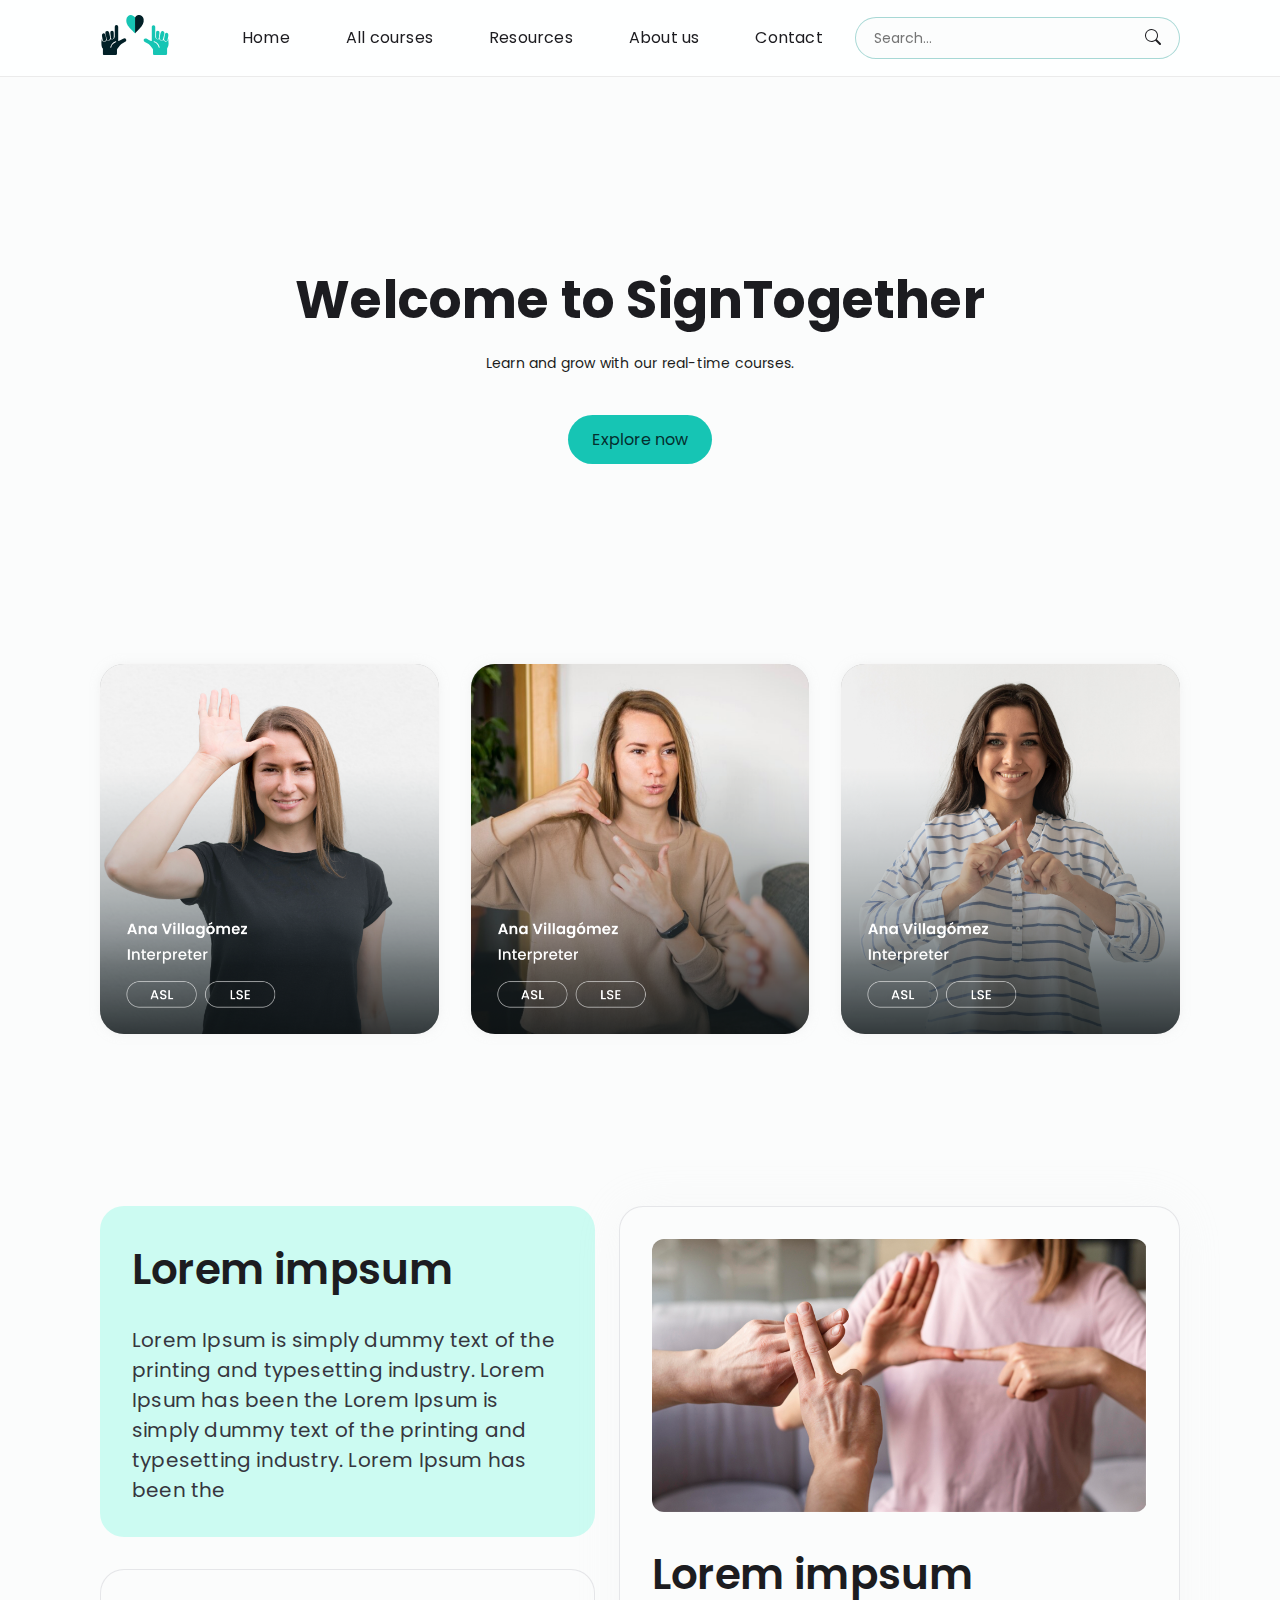
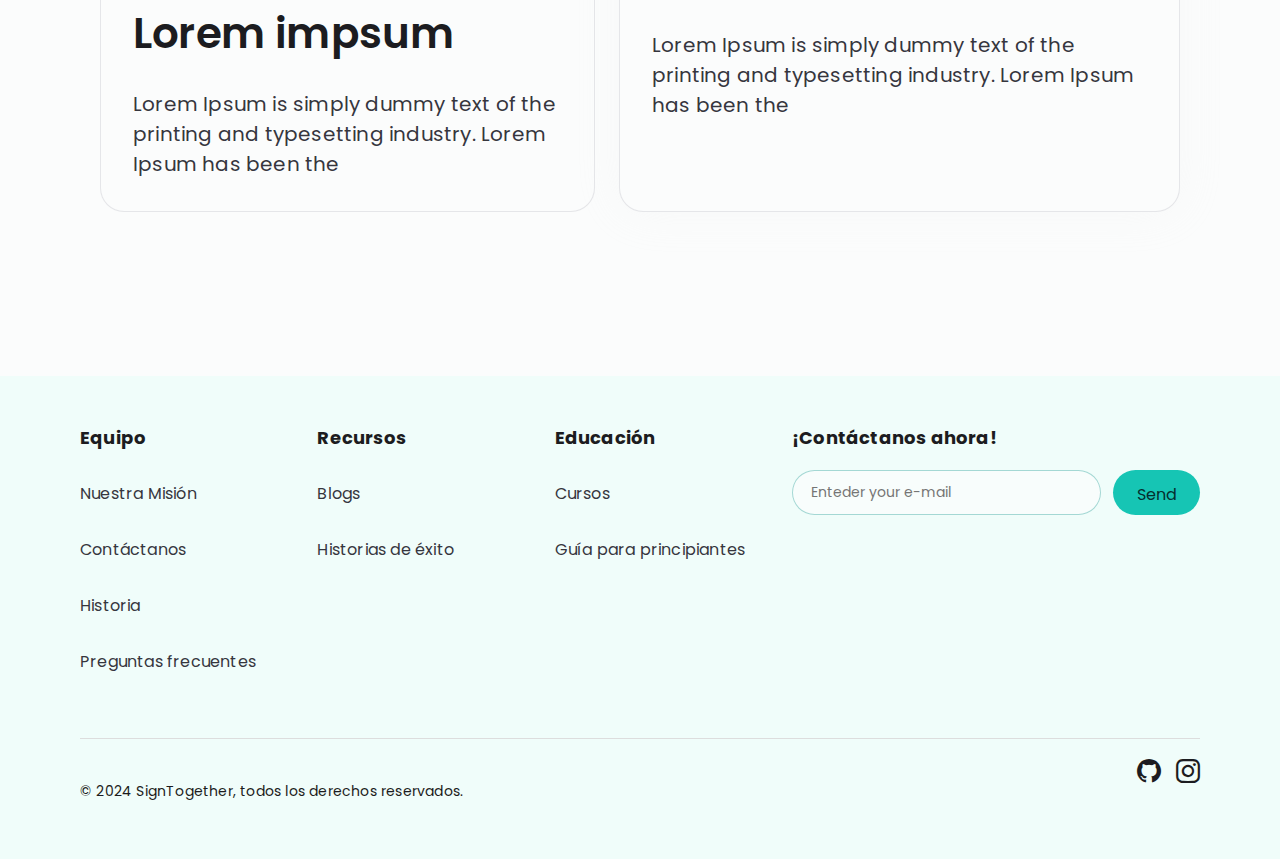
<file: index.html>
<!DOCTYPE html>
<html lang="en" dir="ltr">
<head>
    <meta charset="UTF-8">
    <meta name="viewport" content="width=device-width, initial-scale=1.0">
    
    <!-- Logotype link -->
    <link rel="shortcut icon" href="../primera_entrega/assets/images/señascontigo-fav.svg">    
    
    <!-- Google Fonts Poppins -->
    <link rel="preconnect" href="https://fonts.googleapis.com">
    <link rel="preconnect" href="https://fonts.gstatic.com" crossorigin>
    <link href="https://fonts.googleapis.com/css2?family=Poppins:ital,wght@0,400;0,500;0,600;0,700;0,900;1,400;1,600;1,700&display=swap" rel="stylesheet">
    
    <!--  Link of Bootstrap Icons  -->
    <link rel="stylesheet" href="https://cdn.jsdelivr.net/npm/bootstrap-icons@1.11.3/font/bootstrap-icons.min.css">

    <!-- CSS conection link -->
    <link rel="stylesheet" href="./css/style.css">
    
    <title>SignTogether</title>
</head>
<body>
    <!-- Navbar content -->
    <header>
        <nav class="navbar">
            <div class="container-nav">
                <a class="navbar-brand" href="#">
                    <img src="./assets/images/señascontigo-img.svg" alt="Logotype" class="rounded-brand">
                </a>
                <ul class="navbar-container">
                    <li><a class="navbar-link" href="#">Home</a></li>
                    <li><a class="navbar-link" href="./pages/allcourses.html">All courses</a></li>
                    <li><a class="navbar-link" href="./pages/resources.html">Resources</a></li>
                    <li><a class="navbar-link" href="./pages/aboutus.html">About us</a></li>
                    <li><a class="navbar-link" href="./pages/contact.html">Contact</a></li>
                </ul>
                    <form class="search">
                        <input class="search-text" name="q" autocapitalize="off" placeholder="Search...">
                            <a class="bootstrap-icon">
                                <i class="bi bi-search"></i>
                            </a>
                    </form>
            </div>
        </nav>
    </header>

    <main>

        <!--  Hero Text   -->

    <section class="hero">
        <h1>Welcome to SignTogether</h1>
        <p>Learn and grow with our real-time courses.</p>
        <button class="btn-primary"><a href="./pages/allcourses.html">Explore now</a></button>
    </section>

    <!--   Image section   -->
                </div>
                <div class="container-img">
                    <img src="./assets/images/girlteachertwo.jpg" alt="Teacher 2" class="image-teacher">
                    <img src="./assets/images/girlteacher2.png" alt="Teacher 1" class="image-teacher">
                    <img src="./assets/images/girlteacher1.png" alt="Teacher 3" class="image-teacher">
                </div>
            </div>
        </div>

        <!-- Cards -->
        <div class="container-body">
            <div class="information">
                <div class="card">
                    <div class="card-content">
                        <div class="title">Lorem impsum</div>
                        <div class="description">
                            Lorem Ipsum is simply dummy text of the printing and typesetting industry. Lorem Ipsum has been the Lorem Ipsum is simply dummy text of the printing and typesetting industry. Lorem Ipsum has been the
                        </div>
                    </div>
                    <div class="card-content light">
                        <div class="title">Lorem impsum</div>
                        <div class="description">
                            Lorem Ipsum is simply dummy text of the printing and typesetting industry. Lorem Ipsum has been the
                        </div>
                    </div>
                </div>
                <div class="card-img">
                    <div class="content-image"><img src="./assets/images/imageus.png" alt=""></div>
                    <div class="title-image">Lorem impsum</div>
                    <div class="description">
                        Lorem Ipsum is simply dummy text of the printing and typesetting industry. Lorem Ipsum has been the
                    </div>
                </div>
            </div>
        </div>
        


        
    </main>
    <!-- Footer section-->
    <footer class="footer">
            <div class="footer-links">
                <div>
                    <h3>Equipo</h3>
                    <a href="#">Nuestra Misión</a>
                    <a href="#">Contáctanos</a>
                    <a href="#">Historia</a>
                    <a href="#">Preguntas frecuentes</a>
                </div>
                <div>
                    <h3>Recursos</h3>
                    <a href="#">Blogs</a>
                    <a href="#">Historias de éxito</a>
                </div>
                <div>
                    <h3>Educación</h3>
                    <a href="#">Cursos</a>
                    <a href="#">Guía para principiantes</a>
                </div>
                <div>
                    <h3>¡Contáctanos ahora!</h3>
                    <form class="email-send">
                        <input class="email-input" type="email" placeholder="Enteder your e-mail">
                        <button class="btn-primary">Send</button>
                    </form>
                </div>
            </div>
            <div class="footer-bottom">
                <p>© 2024 SignTogether, todos los derechos reservados.</p>
                <div class="social-icons" >
                    <a href="#" target="_blank" class="bootstrap-icon"><i class="bi bi-github"></i></a>
                    <a href="#" target="_blank" class="bootstrap-icon"><i class="bi bi-instagram"></i></a>
                </div>
            </div>
     </footer>  
</body>
</html>
</file>
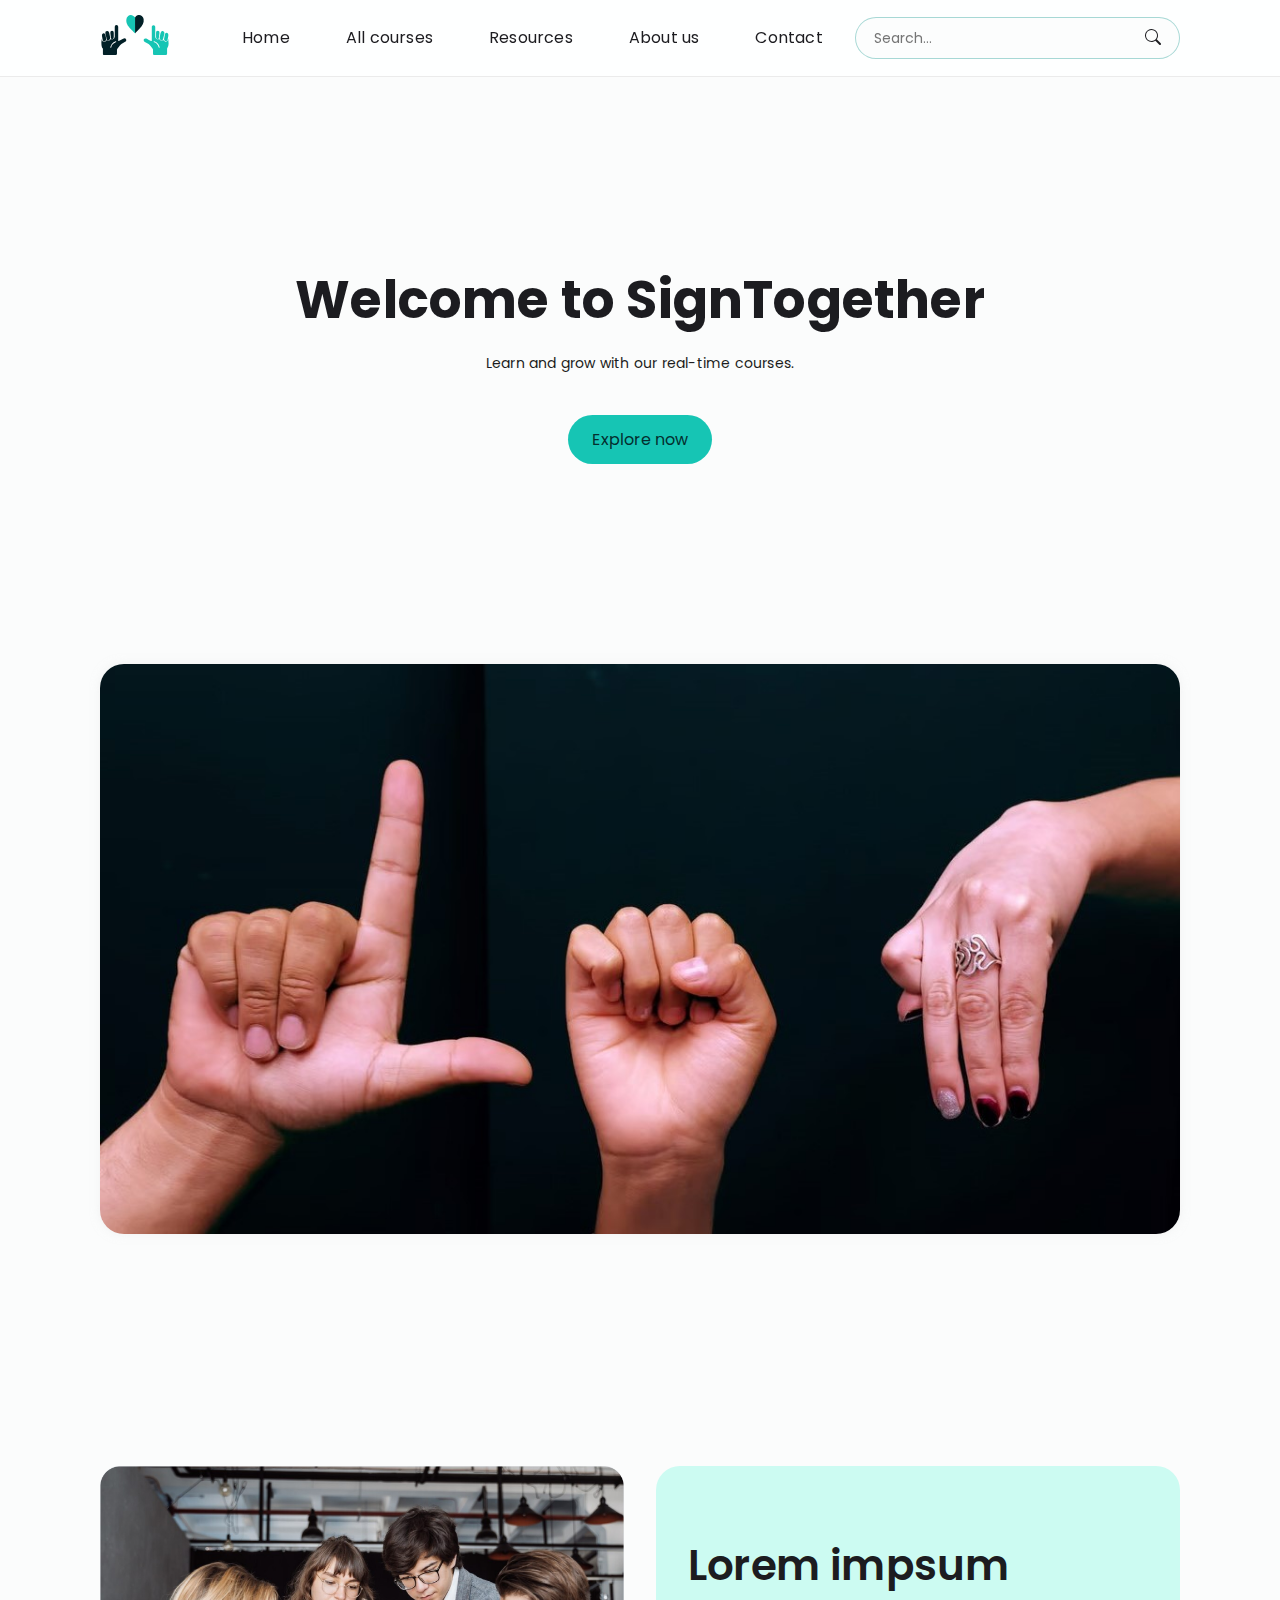
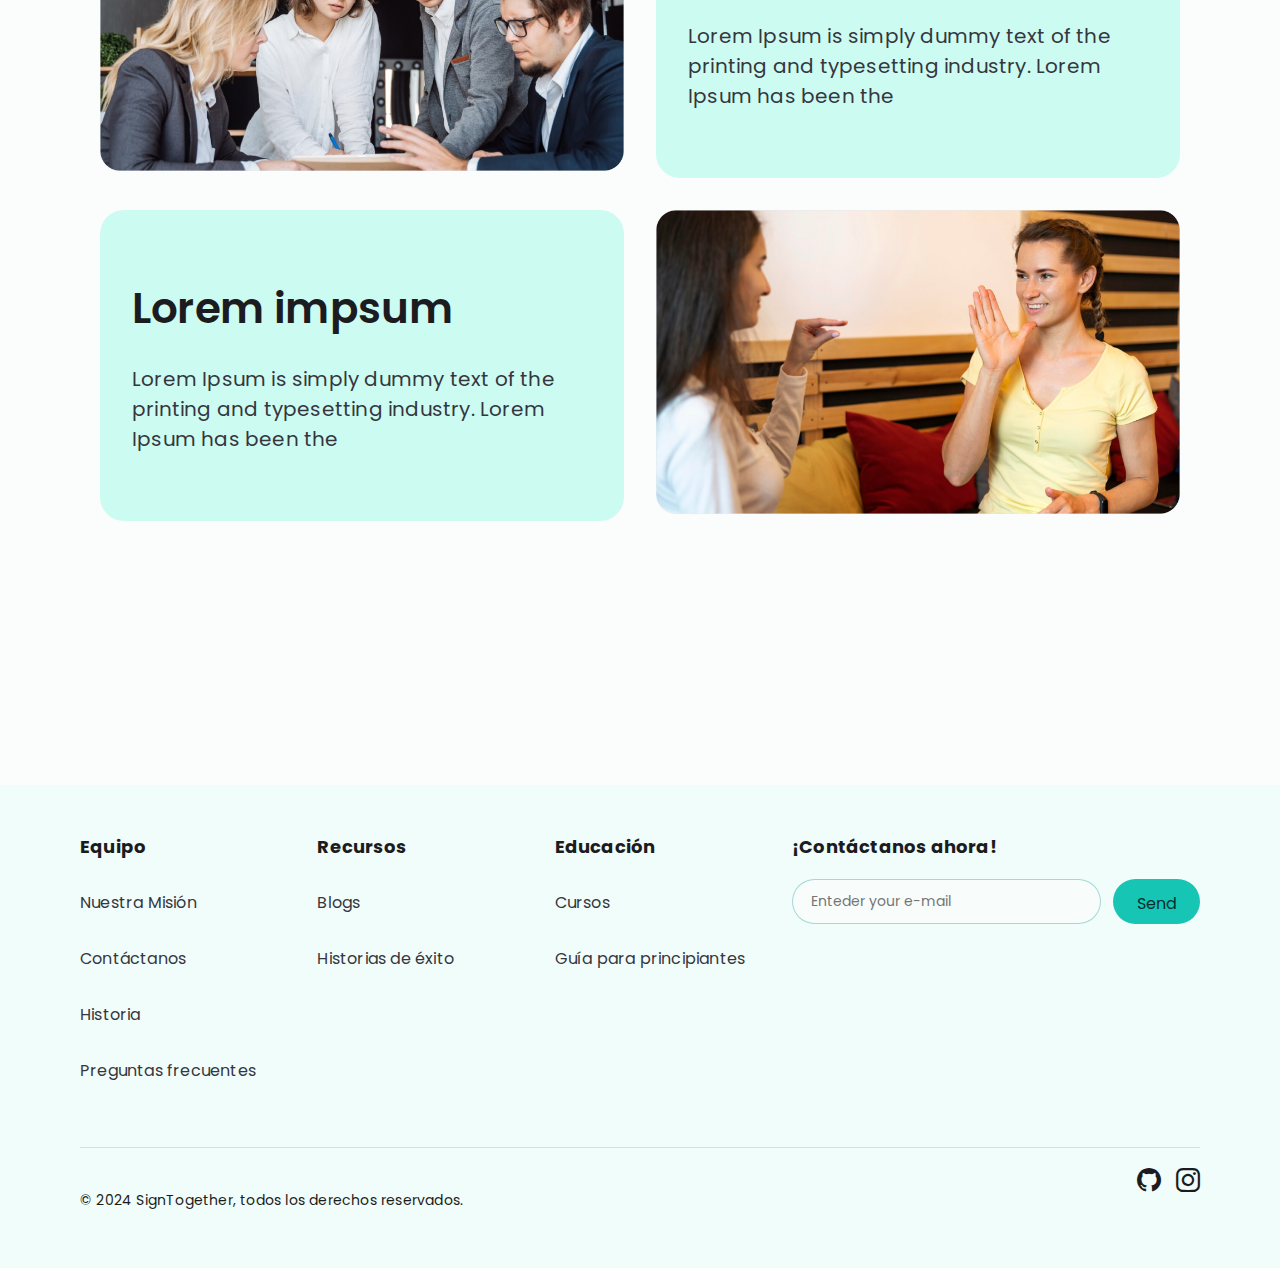
<file: pages/aboutus.html>
<!DOCTYPE html>
<html lang="en" dir="ltr">
<head>
    <meta charset="UTF-8">
    <meta name="viewport" content="width=device-width, initial-scale=1.0">
    
    <!-- Logotype link -->
    <link rel="shortcut icon" href="../assets/images/señascontigo-fav.svg">    
    
    <!-- Google Fonts Poppins -->
    <link rel="preconnect" href="https://fonts.googleapis.com">
    <link rel="preconnect" href="https://fonts.gstatic.com" crossorigin>
    <link href="https://fonts.googleapis.com/css2?family=Poppins:ital,wght@0,400;0,500;0,600;0,700;0,900;1,400;1,600;1,700&display=swap" rel="stylesheet">
    
    <!--  Link of Bootstrap Icons  -->
    <link rel="stylesheet" href="https://cdn.jsdelivr.net/npm/bootstrap-icons@1.11.3/font/bootstrap-icons.min.css">

    <!-- CSS conection link -->
    <link rel="stylesheet" href="../css/style.css">
    
    <title>SignTogether</title>
</head>
<body>
    <!-- Navbar content-->
    <header>
        <nav class="navbar">
            <div class="container-nav">
                <a class="navbar-brand" href="#">
                    <img src="../assets/images/señascontigo-img.svg" alt="Logotype" class="rounded-brand">
                </a>
                <ul class="navbar-container">
                    <li><a class="navbar-link" href="../index.html">Home</a></li>
                    <li><a class="navbar-link" href="./allcourses.html">All courses</a></li>
                    <li><a class="navbar-link" href="./resources.html">Resources</a></li>
                    <li><a class="navbar-link" href="./aboutus.html">About us</a></li>
                    <li><a class="navbar-link" href="./contact.html">Contact</a></li>
                </ul>
                    <form class="search">
                        <input class="search-text" name="q" autocapitalize="off" placeholder="Search...">
                            <a class="bootstrap-icon">
                                <i class="bi bi-search"></i>
                            </a>
                    </form>
            </div>
        </nav>
    </header>
    <!-- Hero text-->
    <main>
    <section class="hero">
        <h1>Welcome to SignTogether</h1>
        <p>Learn and grow with our real-time courses.</p>
        <button class="btn-primary"><a href="./allcourses.html">Explore now</a></button>
    </section>
                </div>
                <div class="container-img">
                    <img src="../assets/images/aboutus.jpg" alt="Teacher 2" class="image-teacher">
                 </div>
        </div>

        <!-- Cards -->
        <section class="about-container">
            <div class="content-image">
                <img src="../assets/images/people-about.png" alt="Team Working">
            </div>
            <div class="card-content text-content">
                <div class="title">Lorem impsum</div>
                <div class="description">
                    Lorem Ipsum is simply dummy text of the printing and typesetting industry. Lorem Ipsum has been the
                </div>            
            </div>
            <div class="card-content  text-content">
                <div class="title">Lorem impsum</div>
                <div class="description">
                    Lorem Ipsum is simply dummy text of the printing and typesetting industry. Lorem Ipsum has been the
                </div>   
            </div>
            <div class="content-image">
                <img src="../assets/images/hands-about.png" alt="Team Hands Together">
            </div>
        </section>
        


        
    </main>

    <!-- Footer section-->
    <footer class="footer">
            <div class="footer-links">
                <div>
                    <h3>Equipo</h3>
                    <a href="#">Nuestra Misión</a>
                    <a href="#">Contáctanos</a>
                    <a href="#">Historia</a>
                    <a href="#">Preguntas frecuentes</a>
                </div>
                <div>
                    <h3>Recursos</h3>
                    <a href="#">Blogs</a>
                    <a href="#">Historias de éxito</a>
                </div>
                <div>
                    <h3>Educación</h3>
                    <a href="#">Cursos</a>
                    <a href="#">Guía para principiantes</a>
                </div>
                <div>
                    <h3>¡Contáctanos ahora!</h3>
                    <form class="email-send">
                        <input class="email-input" type="email" placeholder="Enteder your e-mail">
                        <button class="btn-primary">Send</button>
                    </form>
                </div>
            </div>
            <div class="footer-bottom">
                <p>© 2024 SignTogether, todos los derechos reservados.</p>
                <div class="social-icons" >
                    <a href="#" target="_blank" class="bootstrap-icon"><i class="bi bi-github"></i></a>
                    <a href="#" target="_blank" class="bootstrap-icon"><i class="bi bi-instagram"></i></a>
                </div>
            </div>
     </footer>  
</body>
</html>
</file>
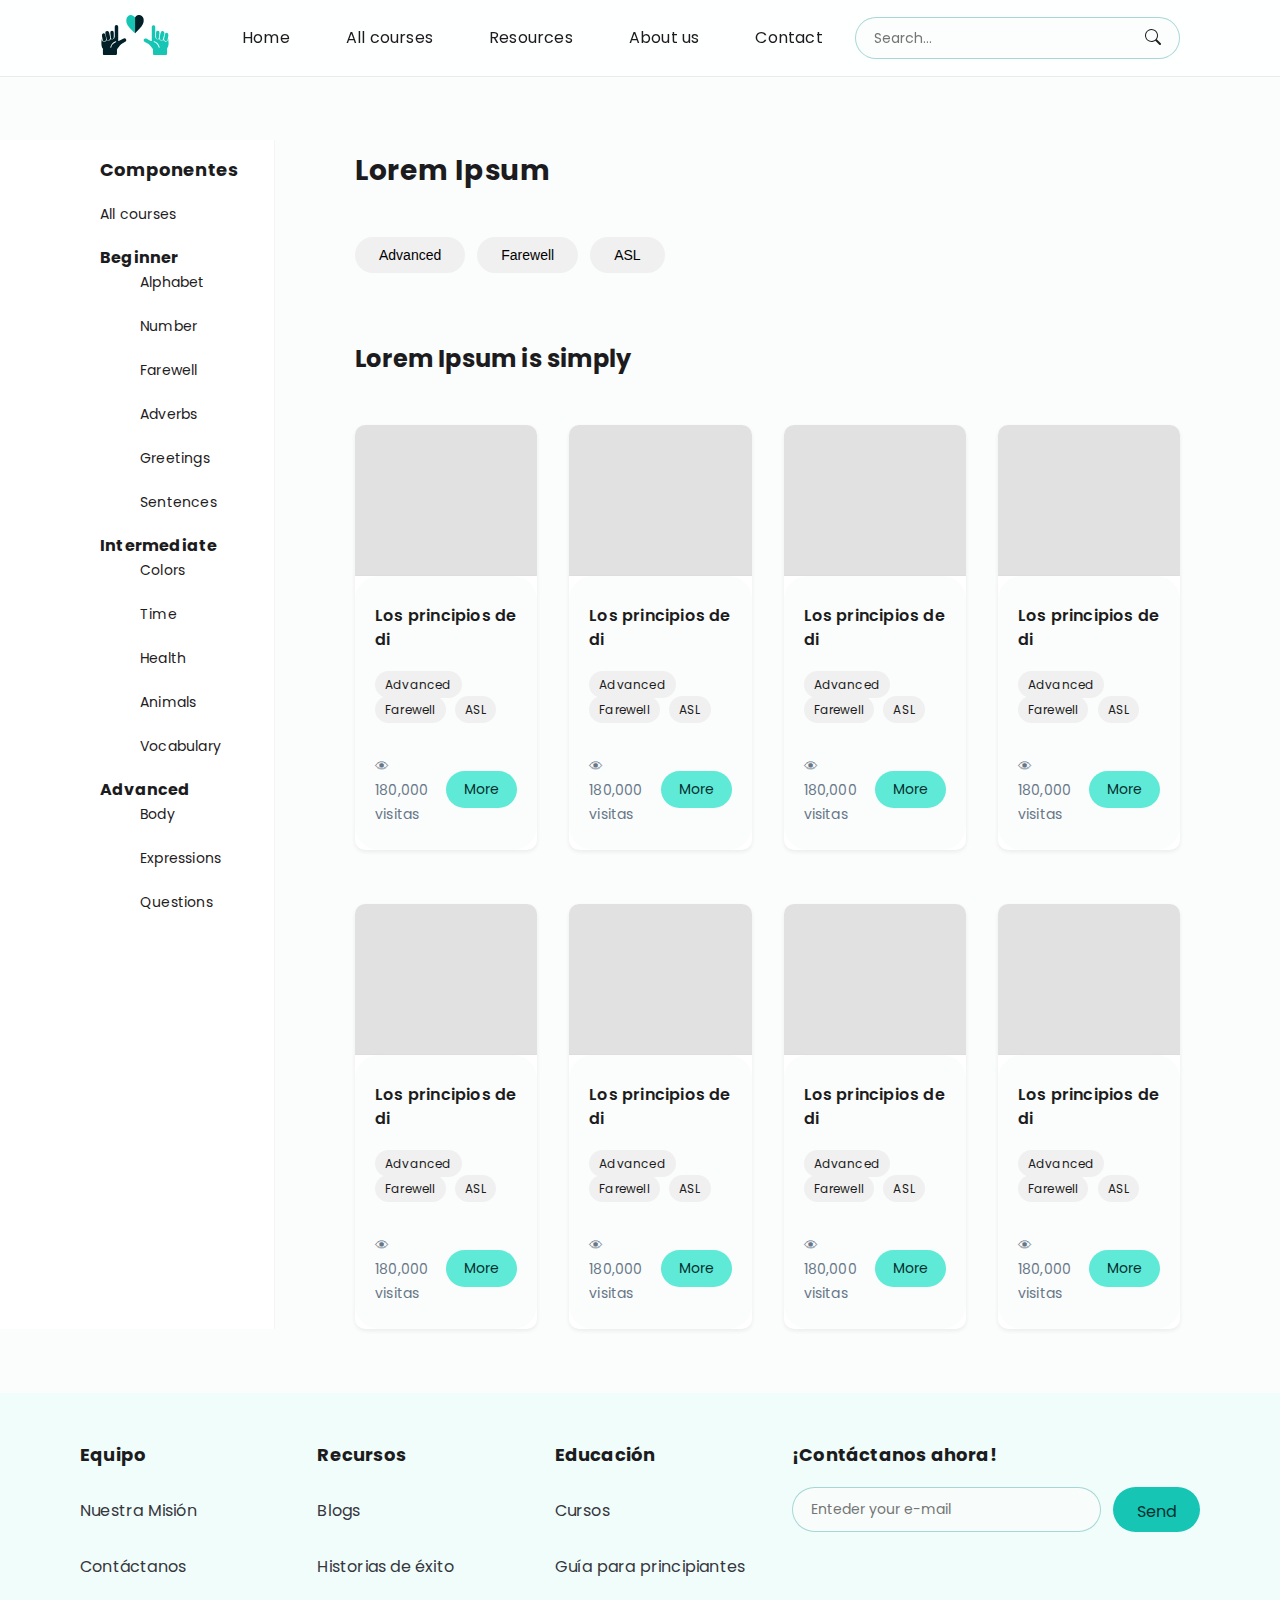
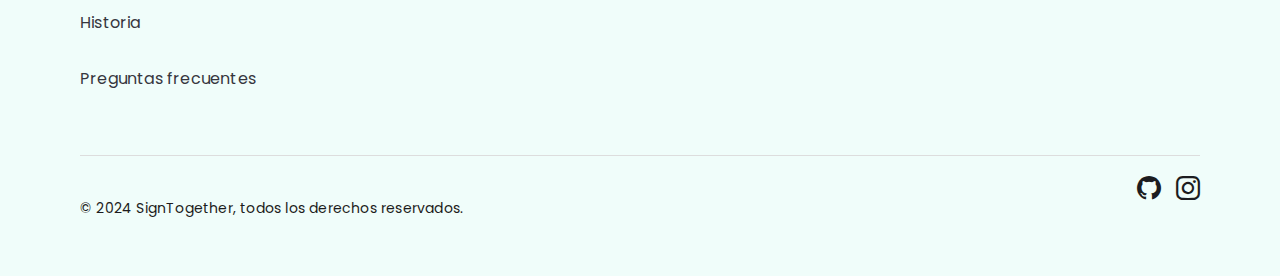
<file: pages/allcourses.html>
<!DOCTYPE html>
<html lang="en" dir="ltr">
<head>
    <meta charset="UTF-8">
    <meta name="viewport" content="width=device-width, initial-scale=1.0">
    
    <!-- Logotype link -->
    <link rel="shortcut icon" href="../assets/images/señascontigo-fav.svg">    
    
    <!-- Google Fonts Poppins -->
    <link rel="preconnect" href="https://fonts.googleapis.com">
    <link rel="preconnect" href="https://fonts.gstatic.com" crossorigin>
    <link href="https://fonts.googleapis.com/css2?family=Poppins:ital,wght@0,400;0,500;0,600;0,700;0,900;1,400;1,600;1,700&display=swap" rel="stylesheet">
    
    <!--  Link of Bootstrap Icons  -->
    <link rel="stylesheet" href="https://cdn.jsdelivr.net/npm/bootstrap-icons@1.11.3/font/bootstrap-icons.min.css">

    <!-- CSS conection link -->
    <link rel="stylesheet" href="../css/style.css">
    
    <title>SignTogether</title>
</head>
<body>
  <!-- Navbar content -->
    <header>
        <nav class="navbar">
            <div class="container-nav">
                <a class="navbar-brand" href="#">
                    <img src="../assets/images/señascontigo-img.svg" alt="Logotype" class="rounded-brand">
                </a>
                <ul class="navbar-container">
                    <li><a class="navbar-link" href="../index.html">Home</a></li>
                    <li><a class="navbar-link" href="./allcourses.html">All courses</a></li>
                    <li><a class="navbar-link" href="./resources.html">Resources</a></li>
                    <li><a class="navbar-link" href="./aboutus.html">About us</a></li>
                    <li><a class="navbar-link" href="./contact.html">Contact</a></li>
                </ul>
                    <form class="search">
                        <input class="search-text" name="q" autocapitalize="off" placeholder="Search...">
                            <a class="bootstrap-icon">
                                <i class="bi bi-search"></i>
                            </a>
                    </form>
            </div>
        </nav>
    </header>

    <!-- Courses-->
    <main>
    
      <!-- Course list sidebar-->
    <div class="main-container">
        <!-- Sidebar -->
        <aside class="sidebar">
          <h3>Componentes</h3>
          <ul  class="description-category">
            <li><a href="#">All courses</a></li>
            <li class="category">Beginner
              <ul>
                <li><a href="#">Alphabet</a></li>
                <li><a href="#">Number</a></li>
                <li><a href="#">Farewell</a></li>
                <li><a href="#">Adverbs</a></li>
                <li><a href="#">Greetings</a></li>
                <li><a href="#">Sentences</a></li>
              </ul>
            </li>
            <li class="category">Intermediate
              <ul>
                <li><a href="#">Colors</a></li>
                <li><a href="#">Time</a></li>
                <li><a href="#">Health</a></li>
                <li><a href="#">Animals</a></li>
                <li><a href="#">Vocabulary</a></li>
              </ul>
            </li>
            <li class="category">Advanced
              <ul>
                <li><a href="#">Body</a></li>
                <li><a href="#">Expressions</a></li>
                <li><a href="#">Questions</a></li>
              </ul>
            </li>
          </ul>
        </aside>
      
        <!-- Main content -->
        <div class="content">
          <h1>Lorem Ipsum</h1>
          <!-- Filter buttons -->
          <div class="filter-buttons">
            <button class="filter-btn">Advanced</button>
            <button class="filter-btn">Farewell</button>
            <button class="filter-btn">ASL</button>
          </div>
      
          <h2>Lorem Ipsum is simply</h2>
      
          <!-- Cards grid -->

          <div class="cards-grid">
            <!-- first card -->
            <div class="course-card">
              <div class="card-image"></div>
              <div class="card-content light">
                <h3 class="card-title">Los principios de di</h3>
                <p class="card-tags">
                  <span class="tag">Advanced</span>
                  <span class="tag">Farewell</span>
                  <span class="tag">ASL</span>
                </p>
                <div class="card-end">
                  <div class="views">
                    <span class="icon">👁</span> 180,000 visitas
                  </div>
                  <button class="btn-secundary"><a href="#">More</a></button>
                </div>
              </div>
            </div>

            <!-- first card -->
            <div class="course-card">
                <div class="card-image"></div>
                <div class="card-content light">
                  <h3 class="card-title">Los principios de di</h3>
                  <p class="card-tags">
                    <span class="tag">Advanced</span>
                    <span class="tag">Farewell</span>
                    <span class="tag">ASL</span>
                  </p>
                  <div class="card-end">
                    <div class="views">
                      <span class="icon">👁</span> 180,000 visitas
                    </div>
                    <button class="btn-secundary"><a href="#">More</a></button>
                  </div>
                </div>
              </div>

              <!-- first card -->
            <div class="course-card">
                <div class="card-image"></div>
                <div class="card-content light">
                  <h3 class="card-title">Los principios de di</h3>
                  <p class="card-tags">
                    <span class="tag">Advanced</span>
                    <span class="tag">Farewell</span>
                    <span class="tag">ASL</span>
                  </p>
                  <div class="card-end">
                    <div class="views">
                      <span class="icon">👁</span> 180,000 visitas
                    </div>
                    <button class="btn-secundary"><a href="#">More</a></button>
                  </div>
                </div>
              </div>
              
                  <!-- first card -->
                  <div class="course-card">
                    <div class="card-image"></div>
                    <div class="card-content light">
                      <h3 class="card-title">Los principios de di</h3>
                      <p class="card-tags">
                        <span class="tag">Advanced</span>
                        <span class="tag">Farewell</span>
                        <span class="tag">ASL</span>
                      </p>
                      <div class="card-end">
                        <div class="views">
                          <span class="icon">👁</span> 180,000 visitas
                        </div>
                        <button class="btn-secundary"><a href="#">More</a></button>
                      </div>
                    </div>
                  </div>

              
        

          </div>

           
          <!-- Cards grid -->

          <div class="cards-grid">
            <!-- first card -->
            <div class="course-card">
              <div class="card-image"></div>
              <div class="card-content light">
                <h3 class="card-title">Los principios de di</h3>
                <p class="card-tags">
                  <span class="tag">Advanced</span>
                  <span class="tag">Farewell</span>
                  <span class="tag">ASL</span>
                </p>
                <div class="card-end">
                  <div class="views">
                    <span class="icon">👁</span> 180,000 visitas
                  </div>
                  <button class="btn-secundary"><a href="#">More</a></button>
                </div>
              </div>
            </div>

            <!-- first card -->
            <div class="course-card">
                <div class="card-image"></div>
                <div class="card-content light">
                  <h3 class="card-title">Los principios de di</h3>
                  <p class="card-tags">
                    <span class="tag">Advanced</span>
                    <span class="tag">Farewell</span>
                    <span class="tag">ASL</span>
                  </p>
                  <div class="card-end">
                    <div class="views">
                      <span class="icon">👁</span> 180,000 visitas
                    </div>
                    <button class="btn-secundary"><a href="#">More</a></button>
                  </div>
                </div>
              </div>

              <!-- first card -->
            <div class="course-card">
                <div class="card-image"></div>
                <div class="card-content light">
                  <h3 class="card-title">Los principios de di</h3>
                  <p class="card-tags">
                    <span class="tag">Advanced</span>
                    <span class="tag">Farewell</span>
                    <span class="tag">ASL</span>
                  </p>
                  <div class="card-end">
                    <div class="views">
                      <span class="icon">👁</span> 180,000 visitas
                    </div>
                    <button class="btn-secundary"><a href="#">More</a></button>
                  </div>
                </div>
              </div>
              
                  <!-- first card -->
                  <div class="course-card">
                    <div class="card-image"></div>
                    <div class="card-content light">
                      <h3 class="card-title">Los principios de di</h3>
                      <p class="card-tags">
                        <span class="tag">Advanced</span>
                        <span class="tag">Farewell</span>
                        <span class="tag">ASL</span>
                      </p>
                      <div class="card-end">
                        <div class="views">
                          <span class="icon">👁</span> 180,000 visitas
                        </div>
                        <button class="btn-secundary"><a href="#">More</a></button>
                      </div>
                    </div>
                  </div>

          
       
        
    </main>

    <!-- Footer section-->
    <footer class="footer">
            <div class="footer-links">
                <div>
                    <h3>Equipo</h3>
                    <a href="#">Nuestra Misión</a>
                    <a href="#">Contáctanos</a>
                    <a href="#">Historia</a>
                    <a href="#">Preguntas frecuentes</a>
                </div>
                <div>
                    <h3>Recursos</h3>
                    <a href="#">Blogs</a>
                    <a href="#">Historias de éxito</a>
                </div>
                <div>
                    <h3>Educación</h3>
                    <a href="#">Cursos</a>
                    <a href="#">Guía para principiantes</a>
                </div>
                <div>
                    <h3>¡Contáctanos ahora!</h3>
                    <form class="email-send">
                        <input class="email-input" type="email" placeholder="Enteder your e-mail">
                        <button class="btn-primary">Send</button>
                    </form>
                </div>
            </div>
            <div class="footer-bottom">
                <p>© 2024 SignTogether, todos los derechos reservados.</p>
                <div class="social-icons" >
                    <a href="#" target="_blank" class="bootstrap-icon"><i class="bi bi-github"></i></a>
                    <a href="#" target="_blank" class="bootstrap-icon"><i class="bi bi-instagram"></i></a>
                </div>
            </div>
     </footer>  
</body>
</html>
</file>
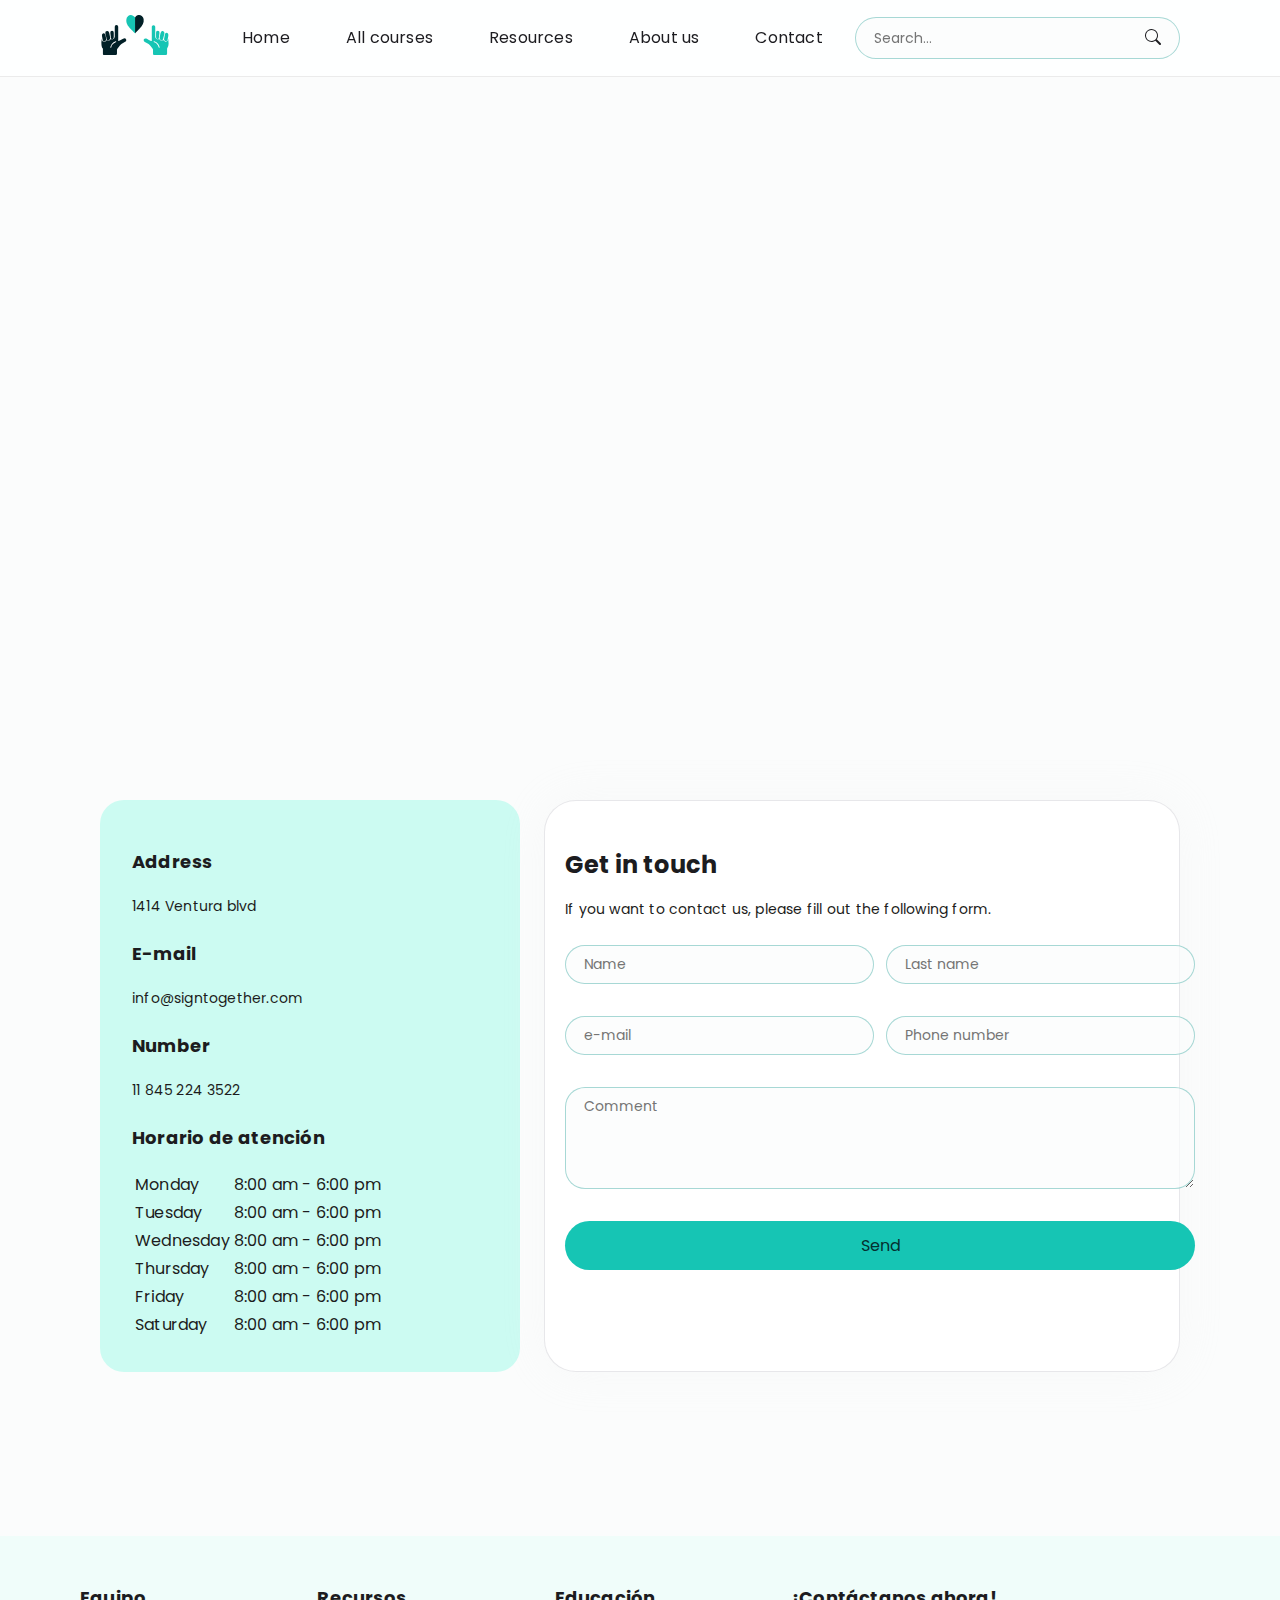
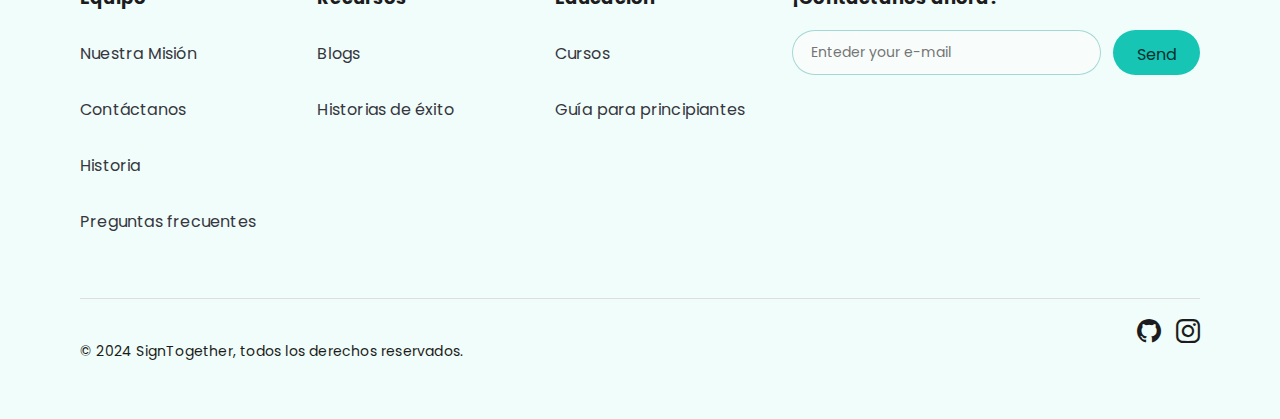
<file: pages/contact.html>
<!DOCTYPE html>
<html lang="en" dir="ltr">
<head>
    <meta charset="UTF-8">
    <meta name="viewport" content="width=device-width, initial-scale=1.0">
    
    <!-- Logotype link -->
    <link rel="shortcut icon" href="../assets/images/señascontigo-fav.svg">    
    
    <!-- Google Fonts Poppins -->
    <link rel="preconnect" href="https://fonts.googleapis.com">
    <link rel="preconnect" href="https://fonts.gstatic.com" crossorigin>
    <link href="https://fonts.googleapis.com/css2?family=Poppins:ital,wght@0,400;0,500;0,600;0,700;0,900;1,400;1,600;1,700&display=swap" rel="stylesheet">
    
    <!--  Link of Bootstrap Icons  -->
    <link rel="stylesheet" href="https://cdn.jsdelivr.net/npm/bootstrap-icons@1.11.3/font/bootstrap-icons.min.css">

    <!-- CSS conection link -->
    <link rel="stylesheet" href="../css/style.css">
    
    <title>SignTogether</title>
</head>
<body>
    <!-- Navbar content-->
    <header>
        <nav class="navbar">
            <div class="container-nav">
                <a class="navbar-brand" href="#">
                    <img src="../assets/images/señascontigo-img.svg" alt="Logotype" class="rounded-brand">
                </a>
                <ul class="navbar-container">
                    <li><a class="navbar-link" href="../index.html">Home</a></li>
                    <li><a class="navbar-link" href="./allcourses.html">All courses</a></li>
                    <li><a class="navbar-link" href="./resources.html">Resources</a></li>
                    <li><a class="navbar-link" href="./aboutus.html">About us</a></li>
                    <li><a class="navbar-link" href="./contact.html">Contact</a></li>
                </ul>
                    <form class="search">
                        <input class="search-text" name="q" autocapitalize="off" placeholder="Search...">
                            <a class="bootstrap-icon">
                                <i class="bi bi-search"></i>
                            </a>
                    </form>
            </div>
        </nav>
    </header>

    <main>

       <!-- Map section -->
      <div class="map-section">
        <iframe 
            src="https://www.google.com/maps/embed?pb=!1m18!1m12!1m3!1d13139.458257807846!2d-58.419242562468154!3d-34.61373112888968!2m3!1f0!2f0!3f0!3m2!1i1024!2i768!4f13.1!3m3!1m2!1s0x95bccab8664c1e87%3A0xaaa727cf7df8a0d4!2sCaballito%2C%20Buenos%20Aires!5e0!3m2!1sen!2sar!4v1695400000000!5m2!1sen!2sar" 
            allowfullscreen="" 
            loading="lazy" 
            referrerpolicy="no-referrer-when-downgrade">
        </iframe>
    </div>
    
    <!-- Contact information-->

        <div class="container-body">
            <div class="information">
                <!-- Card information -->
                <div class="card-content">
                    <h3>Address</h3>
                    <p>1414 Ventura blvd</p>
                    <h3>E-mail</h3>
                    <p>info@signtogether.com</p>
                    <h3>Number</h3>
                    <p>11 845 224 3522</p>
                    <h3>Horario de atención</h3>
                    <table>
                        <tr>
                            <td>Monday</td>
                            <td>8:00 am - 6:00 pm</td>
                        </tr>
                        <tr>
                            <td>Tuesday</td>
                            <td>8:00 am - 6:00 pm</td>
                        </tr>
                        <tr>
                            <td>Wednesday</td>
                            <td>8:00 am - 6:00 pm</td>
                        </tr>
                        <tr>
                            <td>Thursday</td>
                            <td>8:00 am - 6:00 pm</td>
                        </tr>
                        <tr>
                            <td>Friday</td>
                            <td>8:00 am - 6:00 pm</td>
                        </tr>
                        <tr>
                            <td>Saturday</td>
                            <td>8:00 am - 6:00 pm</td>
                        </tr>
                    </table>
                </div>
    
                <!-- Contact form -->
                <div class="form-section">
                    <h2>Get in touch</h2>
                    <p>If you want to contact us, please fill out the following form.</p>
                    <form>
                        <input class="name-input" type="text" placeholder="Name" required>
                        <input class="last-name-input" type="text" placeholder="Last name" required>
                        <input class="email-input" type="email" placeholder="e-mail" required>
                        <input class="phone-number-input" type="tel" placeholder="Phone number" required>
                        <textarea class="comment-input" placeholder="Comment" rows="4" required></textarea>
                        <button class="btn-primary">Send</button>
                    </form>
                </div>
            </div>
    
        
        </div>
  
    </main>

    <!-- Footer section -->
    <footer class="footer">
            <div class="footer-links">
                <div>
                    <h3>Equipo</h3>
                    <a href="#">Nuestra Misión</a>
                    <a href="#">Contáctanos</a>
                    <a href="#">Historia</a>
                    <a href="#">Preguntas frecuentes</a>
                </div>
                <div>
                    <h3>Recursos</h3>
                    <a href="#">Blogs</a>
                    <a href="#">Historias de éxito</a>
                </div>
                <div>
                    <h3>Educación</h3>
                    <a href="#">Cursos</a>
                    <a href="#">Guía para principiantes</a>
                </div>
                <div>
                    <h3>¡Contáctanos ahora!</h3>
                    <form class="email-send">
                        <input class="email-input" type="email" placeholder="Enteder your e-mail">
                        <button class="btn-primary">Send</button>
                    </form>
                </div>
            </div>
            <div class="footer-bottom">
                <p>© 2024 SignTogether, todos los derechos reservados.</p>
                <div class="social-icons" >
                    <a href="#" target="_blank" class="bootstrap-icon"><i class="bi bi-github"></i></a>
                    <a href="#" target="_blank" class="bootstrap-icon"><i class="bi bi-instagram"></i></a>
                </div>
            </div>
     </footer>  
</body>
</html>
</file>
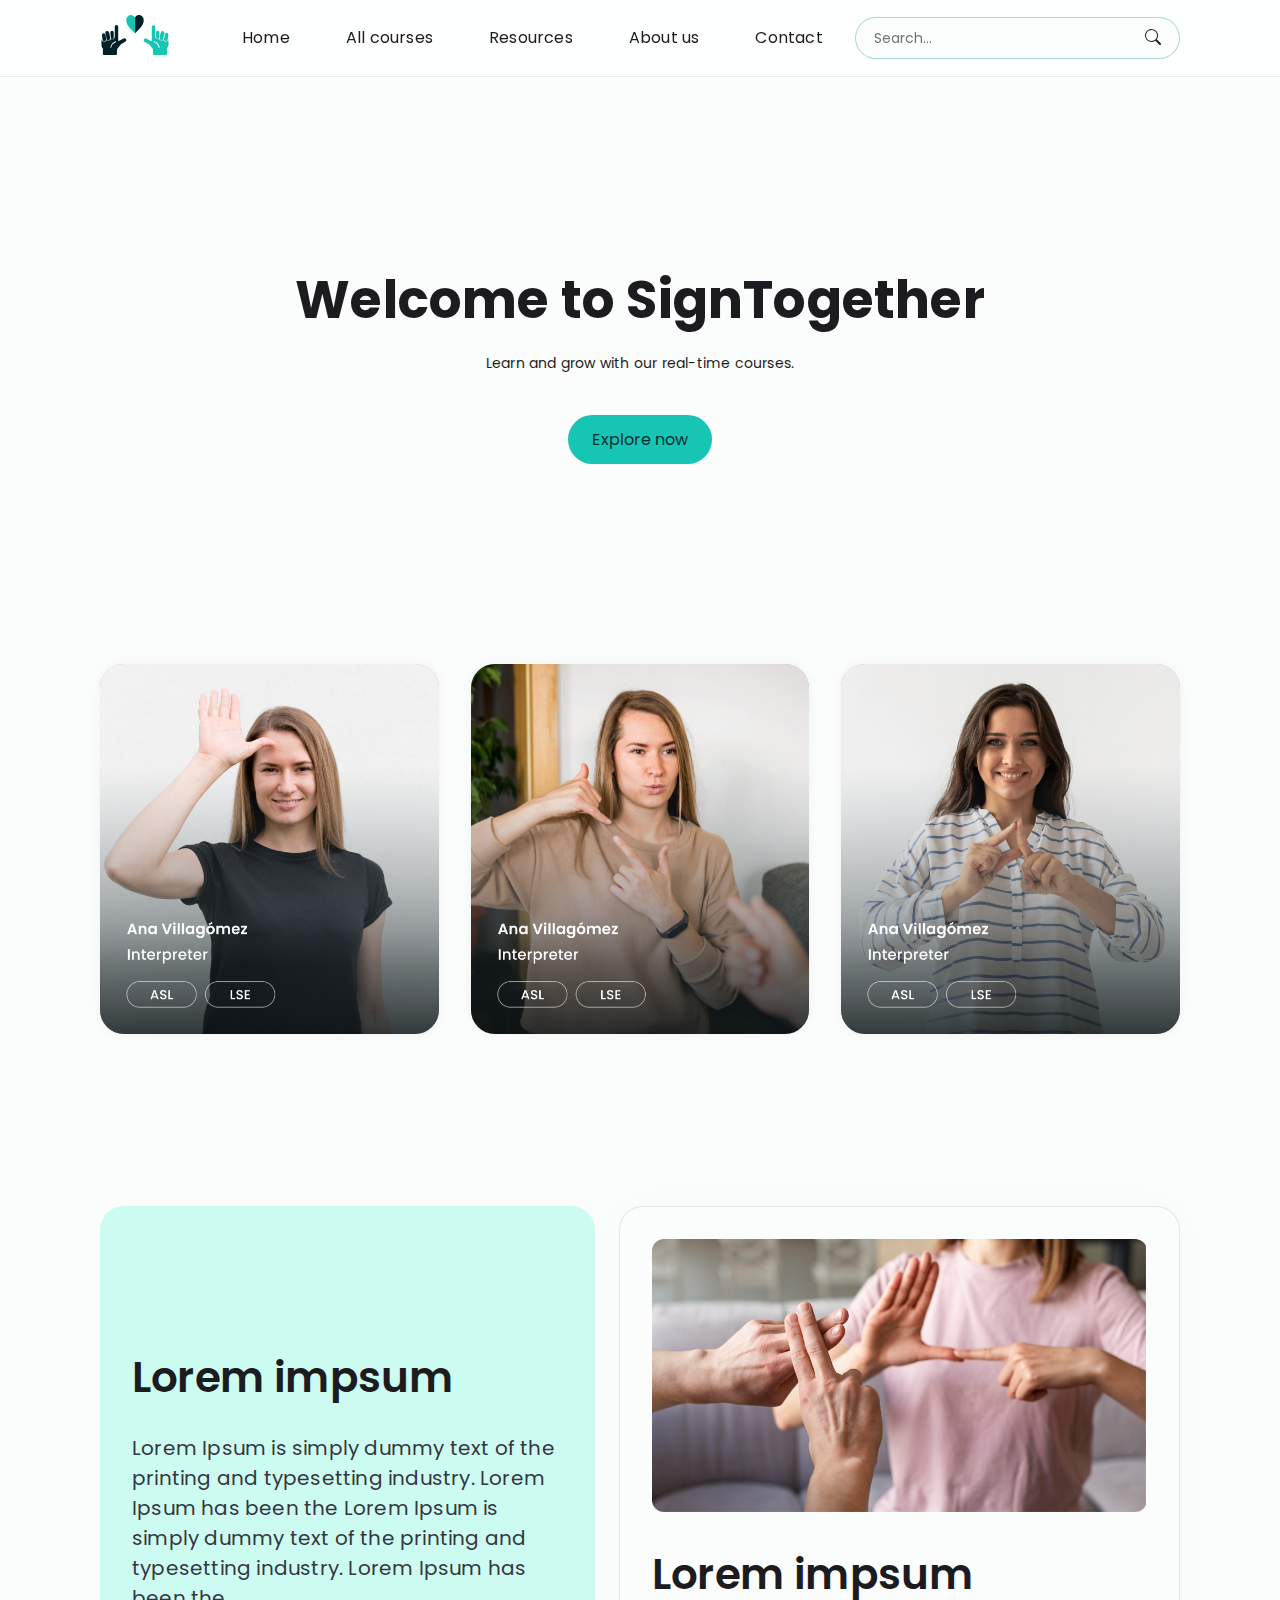
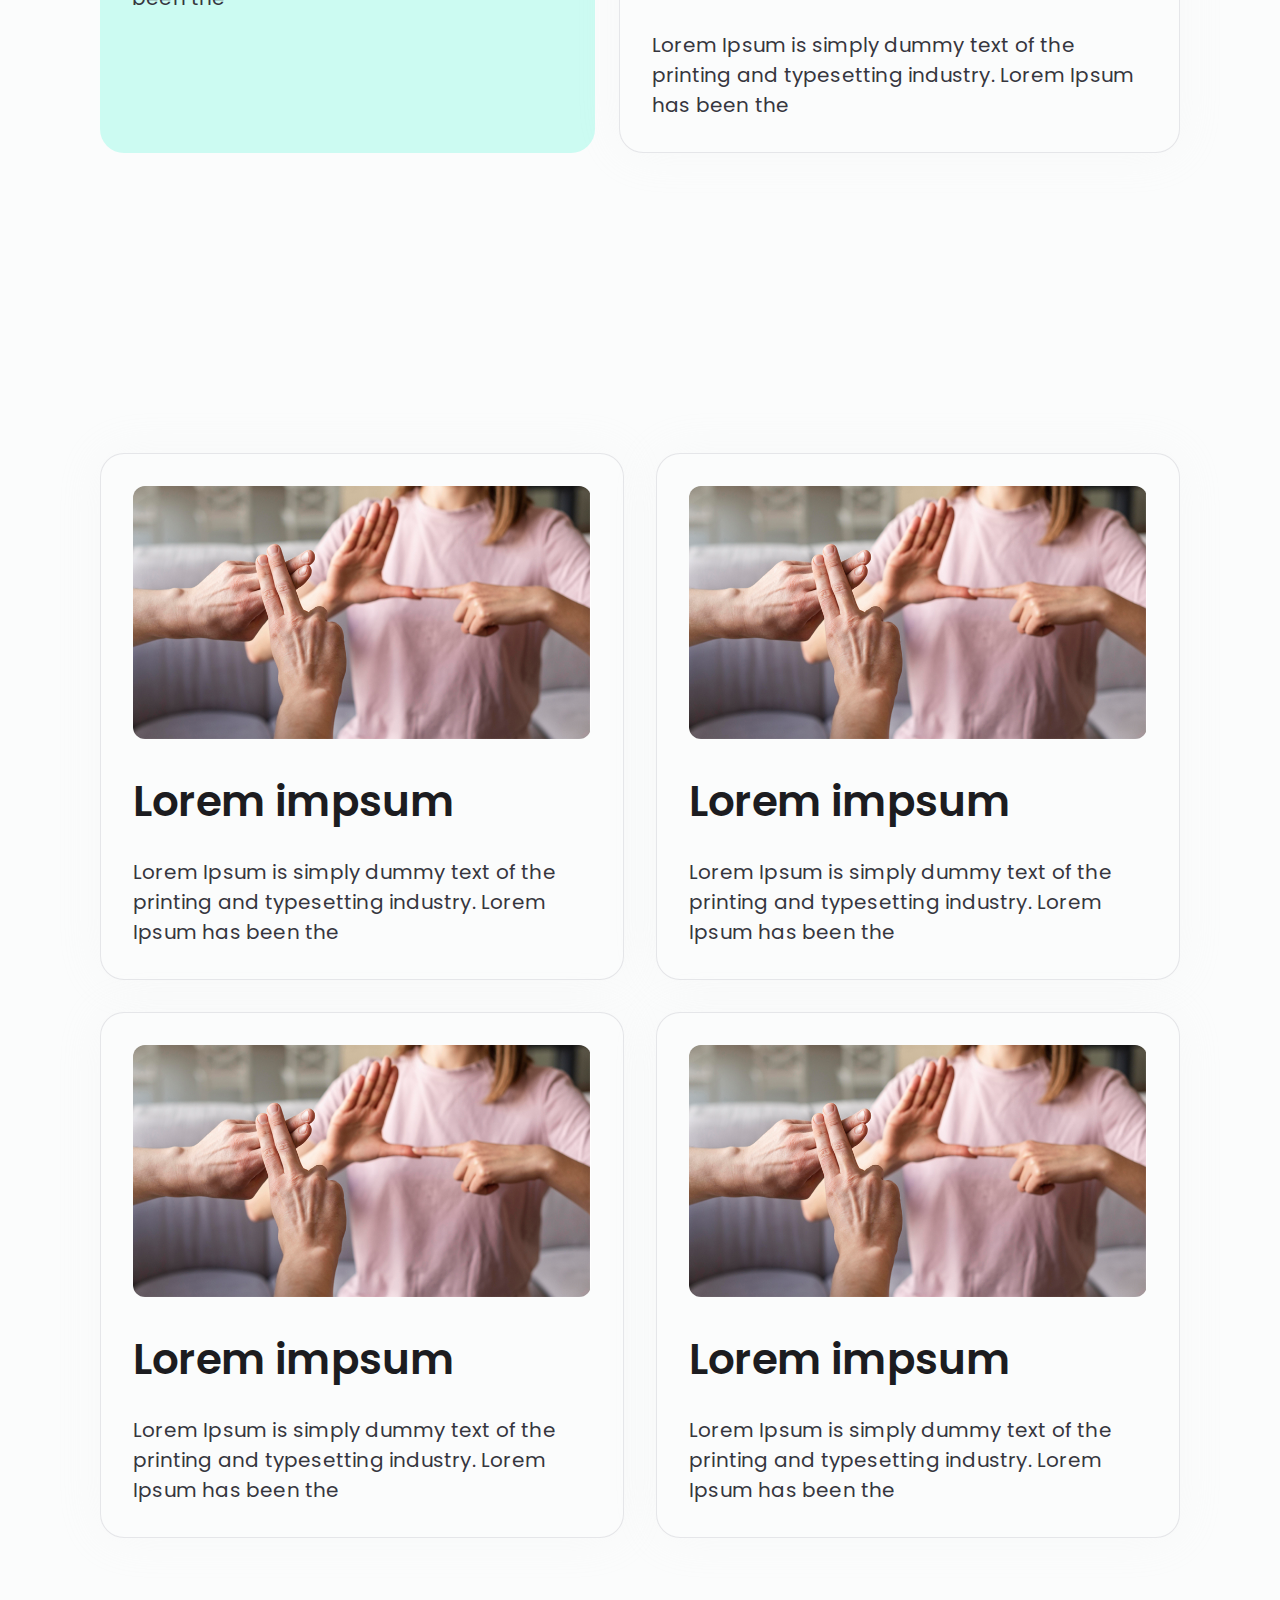
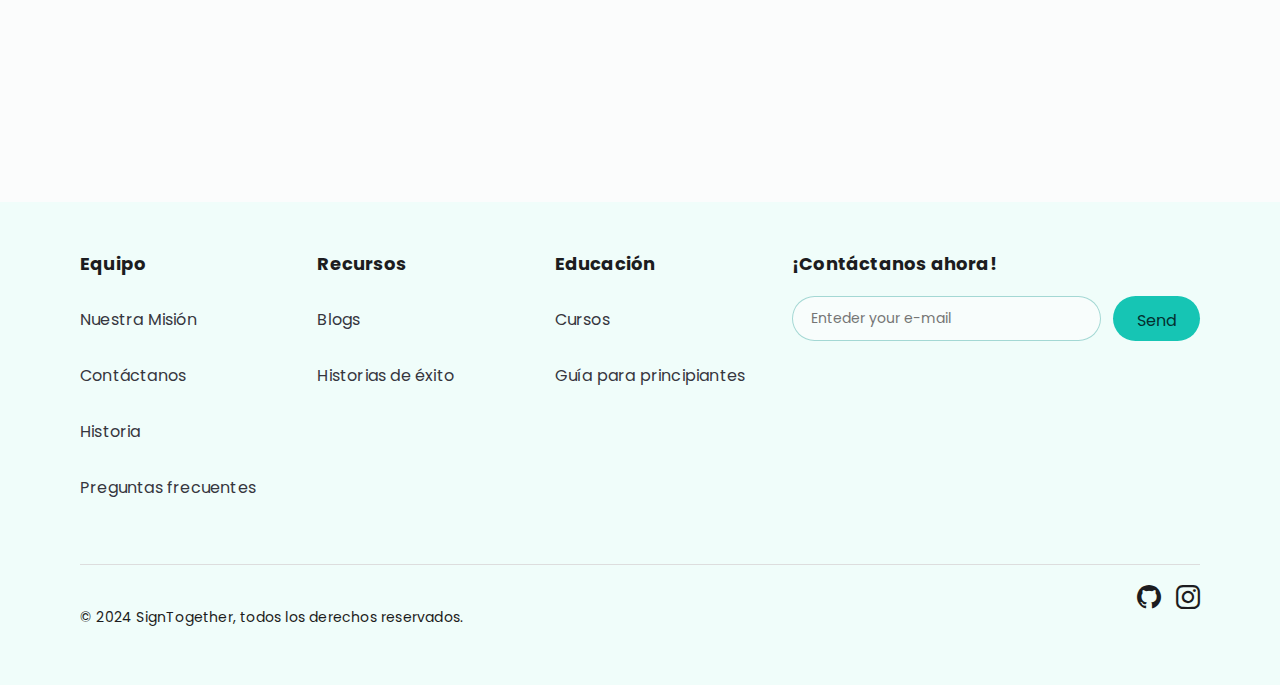
<file: pages/resources.html>
<!DOCTYPE html>
<html lang="en" dir="ltr">
<head>
    <meta charset="UTF-8">
    <meta name="viewport" content="width=device-width, initial-scale=1.0">
    
    <!-- Logotype link -->
    <link rel="shortcut icon" href="../assets/images/señascontigo-fav.svg">    
    
    <!-- Google Fonts Poppins -->
    <link rel="preconnect" href="https://fonts.googleapis.com">
    <link rel="preconnect" href="https://fonts.gstatic.com" crossorigin>
    <link href="https://fonts.googleapis.com/css2?family=Poppins:ital,wght@0,400;0,500;0,600;0,700;0,900;1,400;1,600;1,700&display=swap" rel="stylesheet">
    
    <!--  Link of Bootstrap Icons  -->
    <link rel="stylesheet" href="https://cdn.jsdelivr.net/npm/bootstrap-icons@1.11.3/font/bootstrap-icons.min.css">

    <!-- CSS conection link -->
    <link rel="stylesheet" href="../css/style.css">
    
    <title>SignTogether</title>
</head>
<body>
    <!-- Navbar content -->
    <header>
        <nav class="navbar">
            <div class="container-nav">
                <a class="navbar-brand" href="#">
                    <img src="../assets/images/señascontigo-img.svg" alt="Logotype" class="rounded-brand">
                </a>
                <ul class="navbar-container">
                    <li><a class="navbar-link" href="../index.html">Home</a></li>
                    <li><a class="navbar-link" href="./allcourses.html">All courses</a></li>
                    <li><a class="navbar-link" href="./resources.html">Resources</a></li>
                    <li><a class="navbar-link" href="./aboutus.html">About us</a></li>
                    <li><a class="navbar-link" href="./contact.html">Contact</a></li>
                </ul>
                    <form class="search">
                        <input class="search-text" name="q" autocapitalize="off" placeholder="Search...">
                            <a class="bootstrap-icon">
                                <i class="bi bi-search"></i>
                            </a>
                    </form>
            </div>
        </nav>
    </header>
    <!-- Hero text -->
    <main>
    <section class="hero">
        <h1>Welcome to SignTogether</h1>
        <p>Learn and grow with our real-time courses.</p>
        <button class="btn-primary"><a href="./allcourses.html">Explore now</a></button>
    </section>
                </div>
                <div class="container-img">
                    <img src="../assets/images/girlteachertwo.jpg" alt="Teacher 2" class="image-teacher">
                    <img src="../assets/images/girlteacher2.png" alt="Teacher 1" class="image-teacher">
                    <img src="../assets/images/girlteacher1.png" alt="Teacher 3" class="image-teacher">
                </div>
            </div>
        </div>

        <!-- Cards -->
        <div class="container-body">
            <div class="information">
                <div class="card">
                    <div class="card-content">
                        <div class="title">Lorem impsum</div>
                        <div class="description">
                            Lorem Ipsum is simply dummy text of the printing and typesetting industry. Lorem Ipsum has been the Lorem Ipsum is simply dummy text of the printing and typesetting industry. Lorem Ipsum has been the
                        </div>
                    </div>
                  
                </div>
                <div class="card-img">
                    <div class="content-image"><img src="../assets/images/imageus.png" alt=""></div>
                    <div class="title-image">Lorem impsum</div>
                    <div class="description">
                        Lorem Ipsum is simply dummy text of the printing and typesetting industry. Lorem Ipsum has been the
                    </div>
                </div>
            </div>
        </div>
        
            <!-- Cards -->
            <section class="about-container">
                <div class="card-img">
                    <div class="content-image"><img src="../assets/images/imageus.png" alt=""></div>
                    <div class="title-image">Lorem impsum</div>
                    <div class="description">
                        Lorem Ipsum is simply dummy text of the printing and typesetting industry. Lorem Ipsum has been the
                    </div>
                </div>
                <div class="card-img">
                    <div class="content-image"><img src="../assets/images/imageus.png" alt=""></div>
                    <div class="title-image">Lorem impsum</div>
                    <div class="description">
                        Lorem Ipsum is simply dummy text of the printing and typesetting industry. Lorem Ipsum has been the
                    </div>
                </div>
                <div class="card-img">
                    <div class="content-image"><img src="../assets/images/imageus.png" alt=""></div>
                    <div class="title-image">Lorem impsum</div>
                    <div class="description">
                        Lorem Ipsum is simply dummy text of the printing and typesetting industry. Lorem Ipsum has been the
                    </div>
                </div>
                <div class="card-img">
                    <div class="content-image"><img src="../assets/images/imageus.png" alt=""></div>
                    <div class="title-image">Lorem impsum</div>
                    <div class="description">
                        Lorem Ipsum is simply dummy text of the printing and typesetting industry. Lorem Ipsum has been the
                    </div>
                </div>
            </section>
            


        
    </main>
    
    <!-- Footer section-->
    <footer class="footer">
            <div class="footer-links">
                <div>
                    <h3>Equipo</h3>
                    <a href="#">Nuestra Misión</a>
                    <a href="#">Contáctanos</a>
                    <a href="#">Historia</a>
                    <a href="#">Preguntas frecuentes</a>
                </div>
                <div>
                    <h3>Recursos</h3>
                    <a href="#">Blogs</a>
                    <a href="#">Historias de éxito</a>
                </div>
                <div>
                    <h3>Educación</h3>
                    <a href="#">Cursos</a>
                    <a href="#">Guía para principiantes</a>
                </div>
                <div>
                    <h3>¡Contáctanos ahora!</h3>
                    <form class="email-send">
                        <input class="email-input" type="email" placeholder="Enteder your e-mail">
                        <button class="btn-primary">Send</button>
                    </form>
                </div>
            </div>
            <div class="footer-bottom">
                <p>© 2024 SignTogether, todos los derechos reservados.</p>
                <div class="social-icons" >
                    <a href="#" target="_blank" class="bootstrap-icon"><i class="bi bi-github"></i></a>
                    <a href="#" target="_blank" class="bootstrap-icon"><i class="bi bi-instagram"></i></a>
                </div>
            </div>
     </footer>  
</body>
</html>
</file>
<file: css/style.css>
/* Responsive Styles */

@media (max-width: 768px) {
    .navbar,
    .container-body {
        padding: 20px;
    }

    .navbar-container {
        flex-direction: column;
    }

    .text-cta {
        flex-direction: column;
    }

    .container-img {
        flex-direction: column;
    }

    .image-teacher {
        width: 80%;
    }
}

@media (max-width: 576px) {
    .navbar-container,
    .btn-cta {
        flex-direction: column;
    }

    .btn-primary {
        width: 100%;
    }
}

/* Scrollbar */

::-webkit-scrollbar {
    width: 12px;
}

::-webkit-scrollbar-track {
background: #e7eaeece;
border-left: 0.5px solid #d9d9d957;

}

::-webkit-scrollbar-thumb {
    background:  #16c5b43f;
    border-radius: 32px;
}



/* General styles */
body {
    font-family: "Poppins", sans-serif;
    font-weight: 400;
    font-style: normal;
    font-weight: 500%;
    line-height: 150%; /* 24px */
    letter-spacing: 0.2px;
    background-color: #FBFCFC;
    color: #1C1C20;
    
    margin: 0;
    padding: 0;
    box-sizing: border-box;
    
}




/* Navbar */
.navbar, header {
    background: #ffffff69;
    box-shadow: 0 1px 0 rgba(235, 235, 235, 1);
    position: sticky;
    top:0;
    backdrop-filter: blur(70px); 
}

.container-nav {
    display: flex;
    align-items: center;
    justify-content: space-between;
    padding: 10px 100px;
    max-width: 2000px;
    max-height: 100px;
    margin: 0 auto;
}

.navbar-brand img {
    width: 70px;
    height: 40px;
}

.navbar-container {
    display: flex;
    gap: 20px;
}
ul {
    list-style-type: none;
 
}
.navbar-link {
    text-decoration: none;
    color: #1C1C20;
    padding: 11px 18px;
    border-radius: 32px;
    transition: 0.3s;
}

.navbar-link:hover, .navbar-link a:hover {
    background-color: #cbfcf0c7;
    color: #0E8075;
}


/* Footer */
.footer {
    background-color: #f0fdfa;
    margin-top: 64px;
    padding: 32px 80px;
}

.footer-links {
    display: flex;
    justify-content: space-around;
    padding-bottom: 32px;
}

.footer-links div {
    flex: 1;
}

.footer-links a {
    display: block;
    margin: 32px 0;
    text-decoration: none;
    color: #36363E;
}

.footer-bottom {
    font-size: 14px;
    display: flex;
    justify-content: space-between;
    border-top: 1px solid #ddd;
    padding-top: 20px;
}

.social-icons a {
    margin-left: 10px;
    text-decoration: none;
    color: #1C1C20;
}


/* Button and icons */
.btn-cta {
    display: flex;
    gap: 10px;
    align-items: center;
    
}

.btn-primary {
    padding: 12px 24px;
    background: #16C5B4;
    border: none;
    border-radius: 32px;
    cursor: pointer;
    font-size: 16px;
    font-family: poppins;
    grid-column: span 2;
}


.btn-primary a, .btn-secundary a,  .btn-primary {
    text-decoration: none;
    color: #042f2f;
}
.btn-primary a:hover, .btn-primary:hover, .btn-secundary a:hover, .btn-secundary:hover {
    color: #FBFCFC;

}    

.btn-primary:hover, .btn-secundary:hover{
    background-color: #0d948a;
}

.btn-secundary {
    padding: 8px 18px;
    background-color: #5eead6;
    border: none;
    border-radius: 32px;
    cursor: pointer;
    font-size: 14px;
    font-family: poppins;
    grid-column: span 2;
}


/* Search - Input */
.search , .email-input, .comment-input, .phone-number-input,
.last-name-input, .name-input  {
    --padding: 8px 18px;

    align-items: center;
    display: flex;
    padding: var(--padding);
    background-color: #fbfcfcb2;
    border:  1px solid #0d948b5b;
    border-radius: 32px;
    cursor: pointer;
 
}

input, textarea{
    font-size: 14px;
    font-family: poppins;
    padding: 1px 0px;
    align-items: center;
    border: 0px;
    outline: 0;
    background: transparent;
    margin-left: var(--padding);



}
.search:hover , .email-input:hover, .comment-input:hover, .phone-number-input:hover,
.last-name-input:hover, .name-input:hover{
    border: 1px solid #16c5b4;
    color: #36363e8c;
    box-shadow: 0 0 4px #16c5b483;
}    


.email-send{
    display: flex;
    height: 45px;
    gap: 12px;
    border-radius: none;
    cursor: pointer;
    margin-left: var(--padding);
    
}

.bootstrap-icon .bi.bi-search{
    font-size: 16px;
    color: #1C1C20;
}

.bootstrap-icon i {
    font-size: 24px;
    color: #1C1C20;
    
}

/* Home page*/

/* Main content */
.container-main-cta {
    background-color: #f0fdfaa1;
    border: 0.5px solid #16c5b4;
    border-radius: 32px;
    text-align: center;
    padding: 10px;
    margin-bottom: 20px;
}

.text-cta {
    display: flex;
    flex-direction: column;
    gap: 30px;
}

.container-text-cta {
    text-align: center;
}

.principal-text h1 {
    font-size: 2.5rem;
    margin: 0;
}

.principal-text h3 {
    font-size: 1.2rem;
    margin: 10px 0;
}

/* Card images */
.container-img {
    display: flex;
    gap: 32px;
    justify-content: space-between;
    align-items: center;
    padding: 100px 100px 32px 100px;;
}

.image-teacher {
    flex-grow: 1;
    width: 30%;
    border-radius: 24px;
    box-shadow: 0 0 10px rgba(234, 234, 234, 0.5);
    object-fit: cover;
    background-color: #1c1c2049;
}
/* Hero Section */
.hero {
    text-align: center;
    padding: 150px 100px 100px 100px;
}

.hero h1 {
    font-size: 52px; 
    font-weight: 700; 
    line-height: 78px; 
    margin-bottom: 10px;
}

.hero p {
    margin-top: 12px;
    margin-bottom: 40px;
}


/* Cards  text*/
.container-body {
    max-width: calc(100% - 160px); /* Resta 80px de margen en ambos lados */
    margin: 0 auto; 
    padding: 80px 100px 100px 100px; 
    display: flex;
    flex-direction: column;
    align-items: center;
    grid-column: span 2;

    
}

.information {
    display: flex;
    gap: 24px;
    justify-content: center;
    width: 100%;
    margin-top: 60px;
}

.card-img{
    flex: 1;
    display: flex;
    flex-direction: column;
    gap: 24px;
    background: #FBFCFC;
    border-radius: 24px;
    box-shadow: 0 0 48px rgba(234, 234, 234, 0.19);
    border: 1px solid rgba(207, 207, 213, 0.5);
    padding: 32px;
    overflow: hidden;
}
.card{
    flex: 1;
    display: flex;
    flex-direction: column;
    gap: 32px;
    border-radius: 24px;
    text-align: center;
}

.card-content {
    flex: 1;
    background: #ccfbf2;
    border-radius: 24px;
    padding: 32px;
    align-content: center;
}

.card-content.light {
    background: #FBFCFC;
    border: 1px solid rgba(207, 207, 213, 0.5);
}

.title {
    margin-bottom: 24px;
    font-size: 42px;
    font-weight: 600;
    color: #1C1C20;
    line-height: 63px;
    text-align: left;
}

.title-image {
    font-size: 42px;
    font-weight: 600;
    color: #1C1C20;
    line-height: 63px;  
    text-align: left;

}

.description {
    font-size: 20px;
    font-weight: 400;
    color: #36363E;
    text-align: left;
    line-height: 30px;
}

.content-image img{
    
    border-radius: 12px;
    width: calc(100% - 0px);
    height: 100;
    object-fit: cover; 
}



/* Contact page */
      
.form-section {
     width: 55%;
     background-color: #fff;
     padding: 20px;
     border-radius: 32px ;
     box-shadow: 0 0 48px rgba(234, 234, 234, 0.19);
     border: 1px solid rgba(207, 207, 213, 0.5);
 }       

.form-section form {
    display: grid;
    grid-template-columns: 1fr 1fr;
    gap: 32px 12px;
        }

.form-section textarea {
    border-radius: 20px;
    font-size: 14px;
    font-family: poppins;
    grid-column: span 2;
    resize: vertical;
  
}


.map-section {
    padding: 80px 100px 0px 100px;
    display: flex;
 }

.map-section iframe {
    width: 100%;
    height: 504px;
    border: none;
    border-radius: 5px;
}

/* style typography */

h2 {
    margin: 32px 0px 16px 0px;
    font-size: 24px;
}
h3 {
    margin-bottom: 12px;
    font-size: 18px;
}

p {
    margin: 20px 0px 24px 0px;
    font-size: 14px;
}


/*   Aboutus Page   */

.about-container {
    width: 100%;
    padding: 200px 100px;
    display: grid;
    grid-template-columns: 1fr 1fr;
    grid-gap: 32px;
    box-sizing: border-box; /* Para incluir padding en el ancho total */
}




/*   All Courses Page   */

.main-container {
    display: flex;
    margin-top: 64px;
  }
  
  .sidebar {
    width: 174px;
    background-color: #fff;
    padding: 0px 0px 80px 100px;
    border-right: 1px solid #dddddd52;
  }
  
  
  .sidebar li, h3, .description-category {
    margin-bottom: 20px;
    padding: 0px;
  }
  
  .category {
    font-weight: bold;
  }
  
  .sidebar a, .category a {
    text-decoration: none;
    color: #1e2022;
    font-size: 14px;
    font-weight: 400;
  }
  
  .sidebar a:hover {
    color: #0E8075;
  }
  
  .content {
    flex: 1;
    padding: 0px 100px 0px 80px;
  }
  
  .content h1 {
    font-size: 28px;
    margin-bottom: 54px;
  }
  
  .filter-buttons {
    display: flex;
    gap: 12px;
    margin-bottom: 74px;
  }
  
  .filter-btn {
    background-color: #f0f0f0;
    border: none;
    padding: 10px 24px;
    border-radius: 32px;
    font-size: 14px;
    cursor: pointer;
  }
  
  .filter-btn:hover {
    background-color: #16C5B4;
    color: #fff;
  }
  
  
  .cards-grid {
    display: flex;
    flex-wrap: wrap;
    gap: 32px;
    margin-top: 54px;
  }
  
  .course-card {
    flex: 1;
    max-width: 340px;
    background-color: #fff;
    border-radius: 10px;
    overflow: hidden;
    box-shadow: 0 2px 4px rgba(0, 0, 0, 0.068);
  }
  
  .card-image {
    width: 100%;
    height: 150px;
    background-color: #e1e1e1;
    border-bottom: 1px solid #ddd;
  }
  
 .course-card .card-content.light {
    border-radius: none;
    border: none;
    padding: 12px 20px 24px 20px;

 }
  
  .card-title {
    font-size: 16px;
    font-weight: 600;
    margin-bottom: 10px;
  }
  
  
  .tag {
    background-color: #f0f0f0;
    border-radius: 32px;
    padding: 5px 10px;
    margin-right: 5px;
    font-size: 12px;
  }

  
  .card-end {
    display: flex;
    justify-content: space-between;
    align-items: center;
    margin-top: 32px;
  }
  
  .views {
    font-size: 14px;
    color: #677788;
  }
</file>
